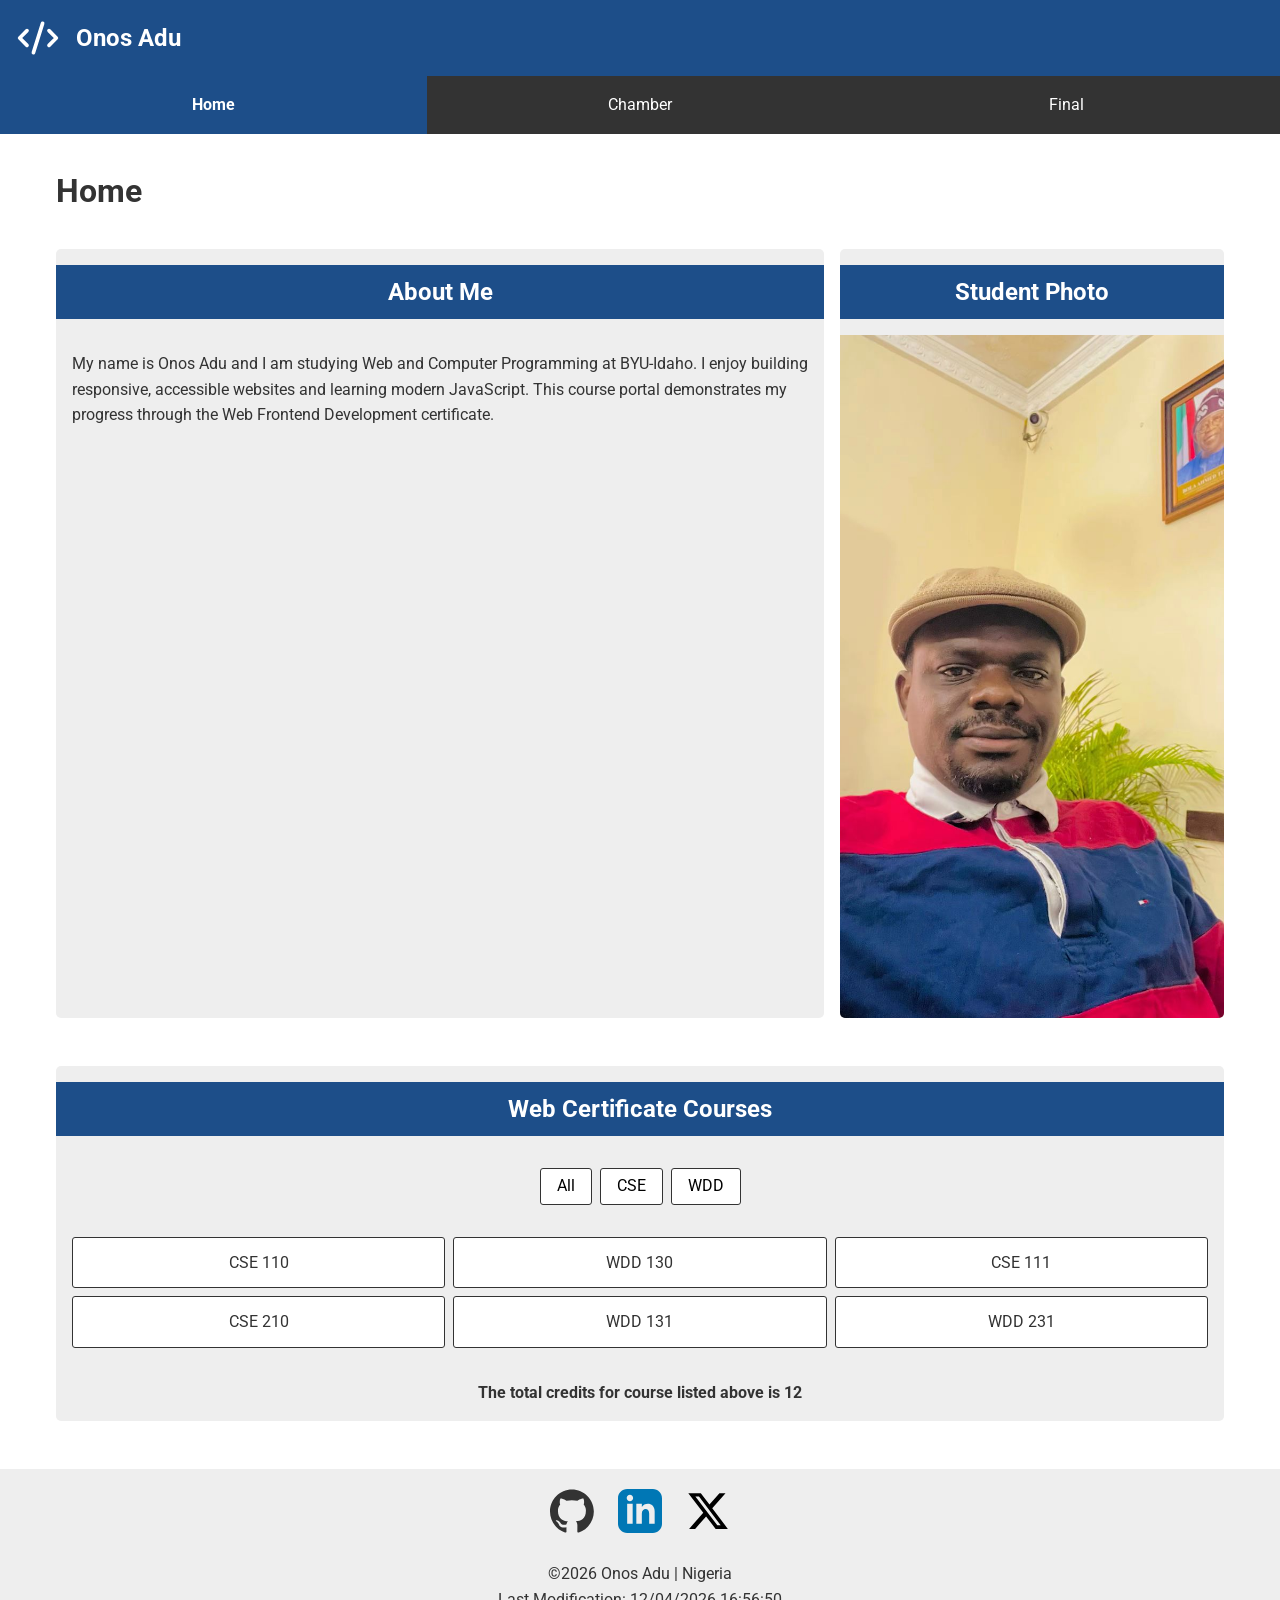
<file: index.html>
<!DOCTYPE html>
<html lang="en-US">
<head>
    <meta charset="UTF-8">
    <meta name="viewport" content="width=device-width, initial-scale=1.0">
    <title>WDD 231 - Web Frontend Development I - Onos Adu</title>
    <meta name="description" content="WDD 231 Course Home Page for Your Name. Web Frontend Development I assignment portal with course list and project links.">
    <meta name="author" content="Onos Adu">
    
    <link rel="preconnect" href="https://fonts.googleapis.com">
    <link rel="preconnect" href="https://fonts.gstatic.com" crossorigin>
    <link href="https://fonts.googleapis.com/css2?family=Roboto:wght@400;700&display=swap" rel="stylesheet">
    
    <link rel="stylesheet" href="styles/normalize.css">
    <link rel="stylesheet" href="styles/small.css">
    <link rel="stylesheet" href="styles/larger.css">
    
    <script src="scripts/navigation.js" defer></script>
    <script src="scripts/date.js" defer></script>
    <script src="scripts/course.js" defer></script>
</head>
<body>
    <header>
        <img src="images/logo.svg" alt="Site Logo" width="44" height="44">
        <span>Onos Adu</span>
        <button id="menu" aria-label="Toggle Navigation Menu"></button>
    </header>
    
    <nav class="navigation">
        <a href="index.html" class="active">Home</a>
        <a href="#">Chamber</a>
        <a href="#">Final</a>
    </nav>
    
    <main>
        <h1>Home</h1>
        
        <section class="about">
            <h2>About Me</h2>
            <p>My name is Onos Adu and I am studying Web and Computer Programming at BYU-Idaho. I enjoy building responsive, accessible websites and learning modern JavaScript. This course portal demonstrates my progress through the Web Frontend Development certificate.</p>
        </section>
        
        <section class="photo">
            <h2>Student Photo</h2>
            <img src="images/profile.jpg" alt="onos adu" width="200" height="250" loading="lazy">
        </section>
        
        <section class="courses">
            <h2>Web Certificate Courses</h2>
            <div class="course-filters">
                <button id="all">All</button>
                <button id="cse">CSE</button>
                <button id="wdd">WDD</button>
            </div>
            <div id="courseList"></div>
            <p id="totalCredits"></p>
        </section>
    </main>
    
    <footer>
        <div class="social">
            <a href="https://github.com/onosmister-ux" target="_blank"><img src="images/github.svg" alt="GitHub" width="44" height="44"></a>
            <a href="https://linkedin.com/in" target="_blank"><img src="images/linkedin.svg" alt="LinkedIn" width="44" height="44"></a>
            <a href="https://x.com" target="_blank"><img src="images/twitter.svg" alt="X" width="44" height="44"></a>
        </div>
        <p>&copy;<span id="currentyear"></span> Onos Adu | Nigeria</p>
        <p id="lastModified"></p>
    </footer>
</body>
</html>
</file>
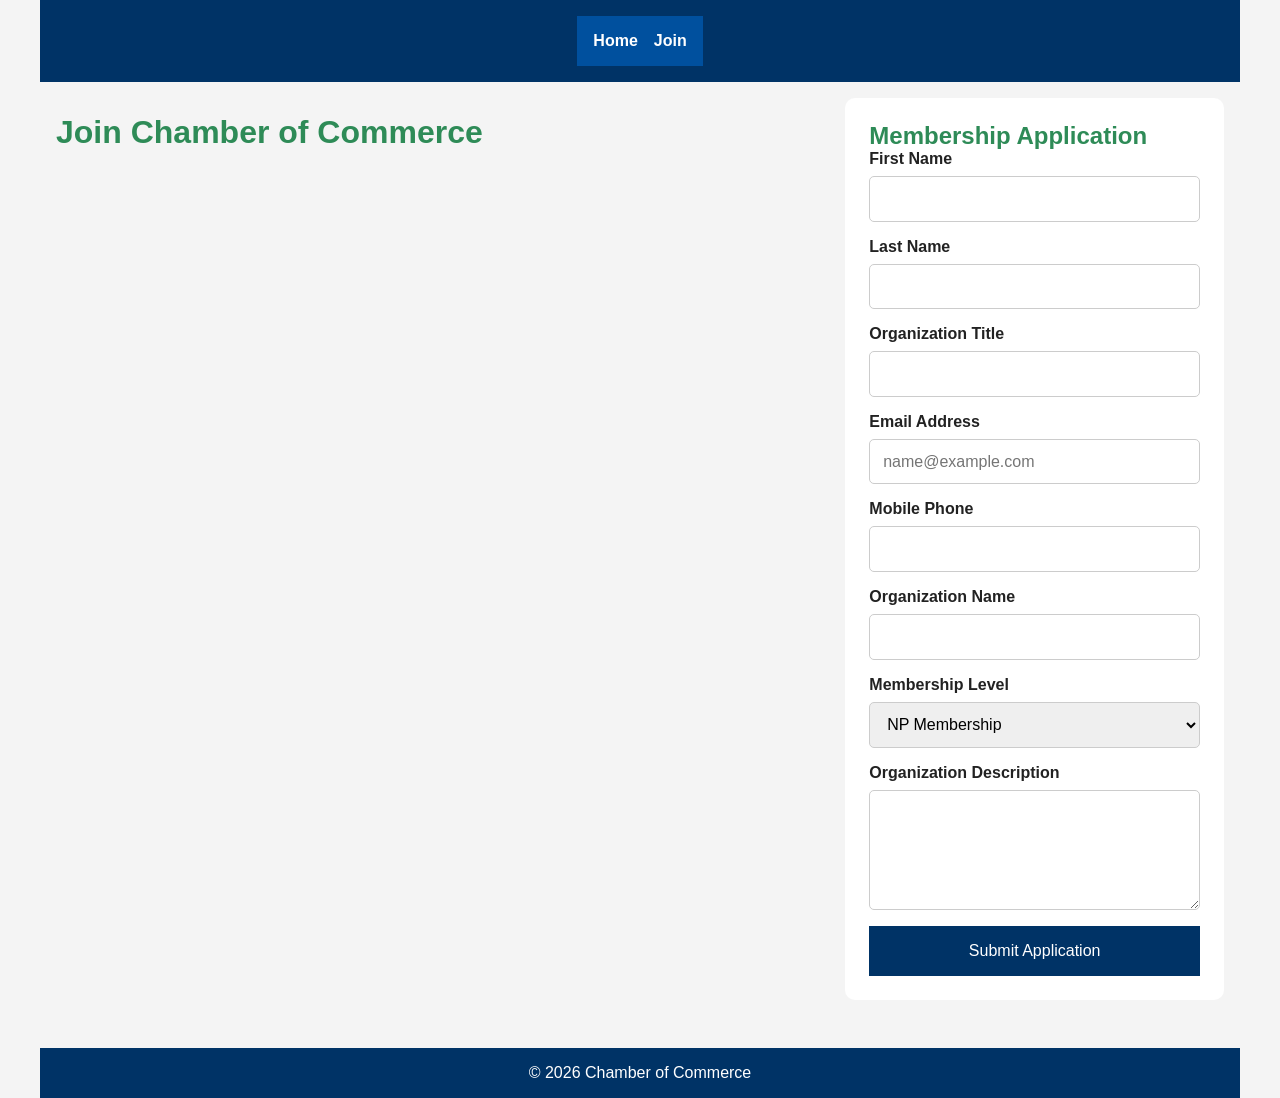
<file: chamber/join.html>
<!DOCTYPE html>
<html lang="en">
<head>
  <meta charset="UTF-8">
  <meta name="viewport" content="width=device-width, initial-scale=1.0">

  <title>Join Chamber of Commerce</title>

  <meta name="description" content="Join the Chamber of Commerce to grow your business and access networking opportunities.">
  <meta name="author" content="Onos Adu">

  <meta property="og:title" content="Join Chamber of Commerce">
  <meta property="og:description" content="Apply to join the Chamber of Commerce and grow your business through networking and events.">
  <meta property="og:image" content="images/chamber-preview.jpg">
  <meta property="og:url" content="https://onosmister-ux.github.io/wdd231/chamber/join.html">

  <link rel="icon" href="images/favicon.ico">

  <link rel="preconnect" href="https://fonts.googleapis.com">
  <link rel="preconnect" href="https://fonts.gstatic.com" crossorigin>
  <link href="https://fonts.googleapis.com/css2?family=Roboto:wght@400;700&display=swap" rel="stylesheet">

  <link rel="stylesheet" href="styles/base.css">
  <link rel="stylesheet" href="styles/join.css">

  <script defer src="scripts/join.js"></script>
</head>

<body>

<header>
  <nav>
    <a href="index.html">Home</a>
    <a href="join.html">Join</a>
  </nav>
</header>

<main class="join-page">

  <h1>Join Chamber of Commerce</h1>

  <section class="form-section">

    <h2>Membership Application</h2>

    <form method="get" action="thankyou.html">

      <label>
        First Name
        <input type="text" name="firstname" required autocomplete="given-name" title="First Name">
      </label>

      <label>
        Last Name
        <input type="text" name="lastname" required autocomplete="family-name" title="Last Name">
      </label>

      <label>
        Organization Title
        <input type="text" name="orgtitle" pattern="[A-Za-z\-\s]{7,}" autocomplete="organization-title" title="Organization Title (min 7 characters)">
      </label>

      <label>
        Email Address
        <input type="email" name="email" required autocomplete="email" placeholder="name@example.com" title="Email Address">
      </label>

      <label>
        Mobile Phone
        <input type="tel" name="phone" required autocomplete="tel" title="Mobile Phone">
      </label>

      <label>
        Organization Name
        <input type="text" name="business" required autocomplete="organization" title="Organization Name">
      </label>

      <label>
        Membership Level
        <select name="membership" title="Membership Level">
          <option value="np">NP Membership</option>
          <option value="bronze">Bronze</option>
          <option value="silver">Silver</option>
          <option value="gold">Gold</option>
        </select>
      </label>

      <label>
        Organization Description
        <textarea name="description" title="Organization Description"></textarea>
      </label>

      <input type="hidden" id="timestamp" name="timestamp">

      <button type="submit" class="submit-btn">Submit Application</button>

    </form>

  </section>

</main>

<footer>
  <p>&copy; 2026 Chamber of Commerce</p>
</footer>

</body>
</html>
</file>
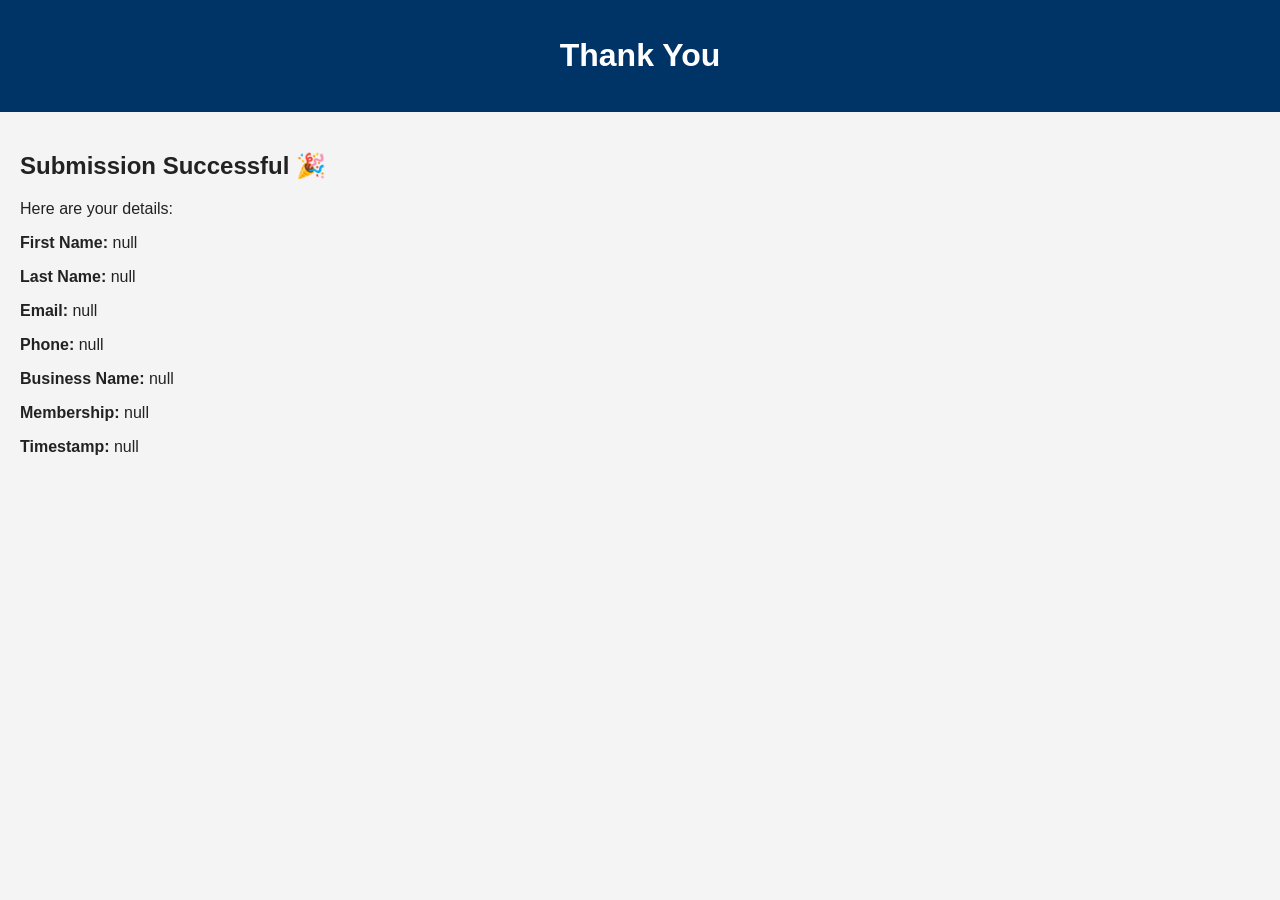
<file: chamber/thankyou.html>
<!DOCTYPE html>
<html lang="en">
<head>
  <meta charset="UTF-8">
  <meta name="viewport" content="width=device-width, initial-scale=1.0">
  <title>Thank You</title>

  <link rel="stylesheet" href="styles/join.css">
</head>

<body>

<header>
  <h1>Thank You</h1>
</header>

<main style="padding:20px">

  <h2>Submission Successful 🎉</h2>

  <p>Here are your details:</p>

  <div id="results"></div>

</main>

<script>
  const params = new URLSearchParams(window.location.search);

  document.getElementById("results").innerHTML = `
    <p><strong>First Name:</strong> ${params.get("firstname")}</p>
    <p><strong>Last Name:</strong> ${params.get("lastname")}</p>
    <p><strong>Email:</strong> ${params.get("email")}</p>
    <p><strong>Phone:</strong> ${params.get("phone")}</p>
    <p><strong>Business Name:</strong> ${params.get("business")}</p>
    <p><strong>Membership:</strong> ${params.get("membership")}</p>
    <p><strong>Timestamp:</strong> ${params.get("timestamp")}</p>
  `;
</script>

</body>
</html>
</file>
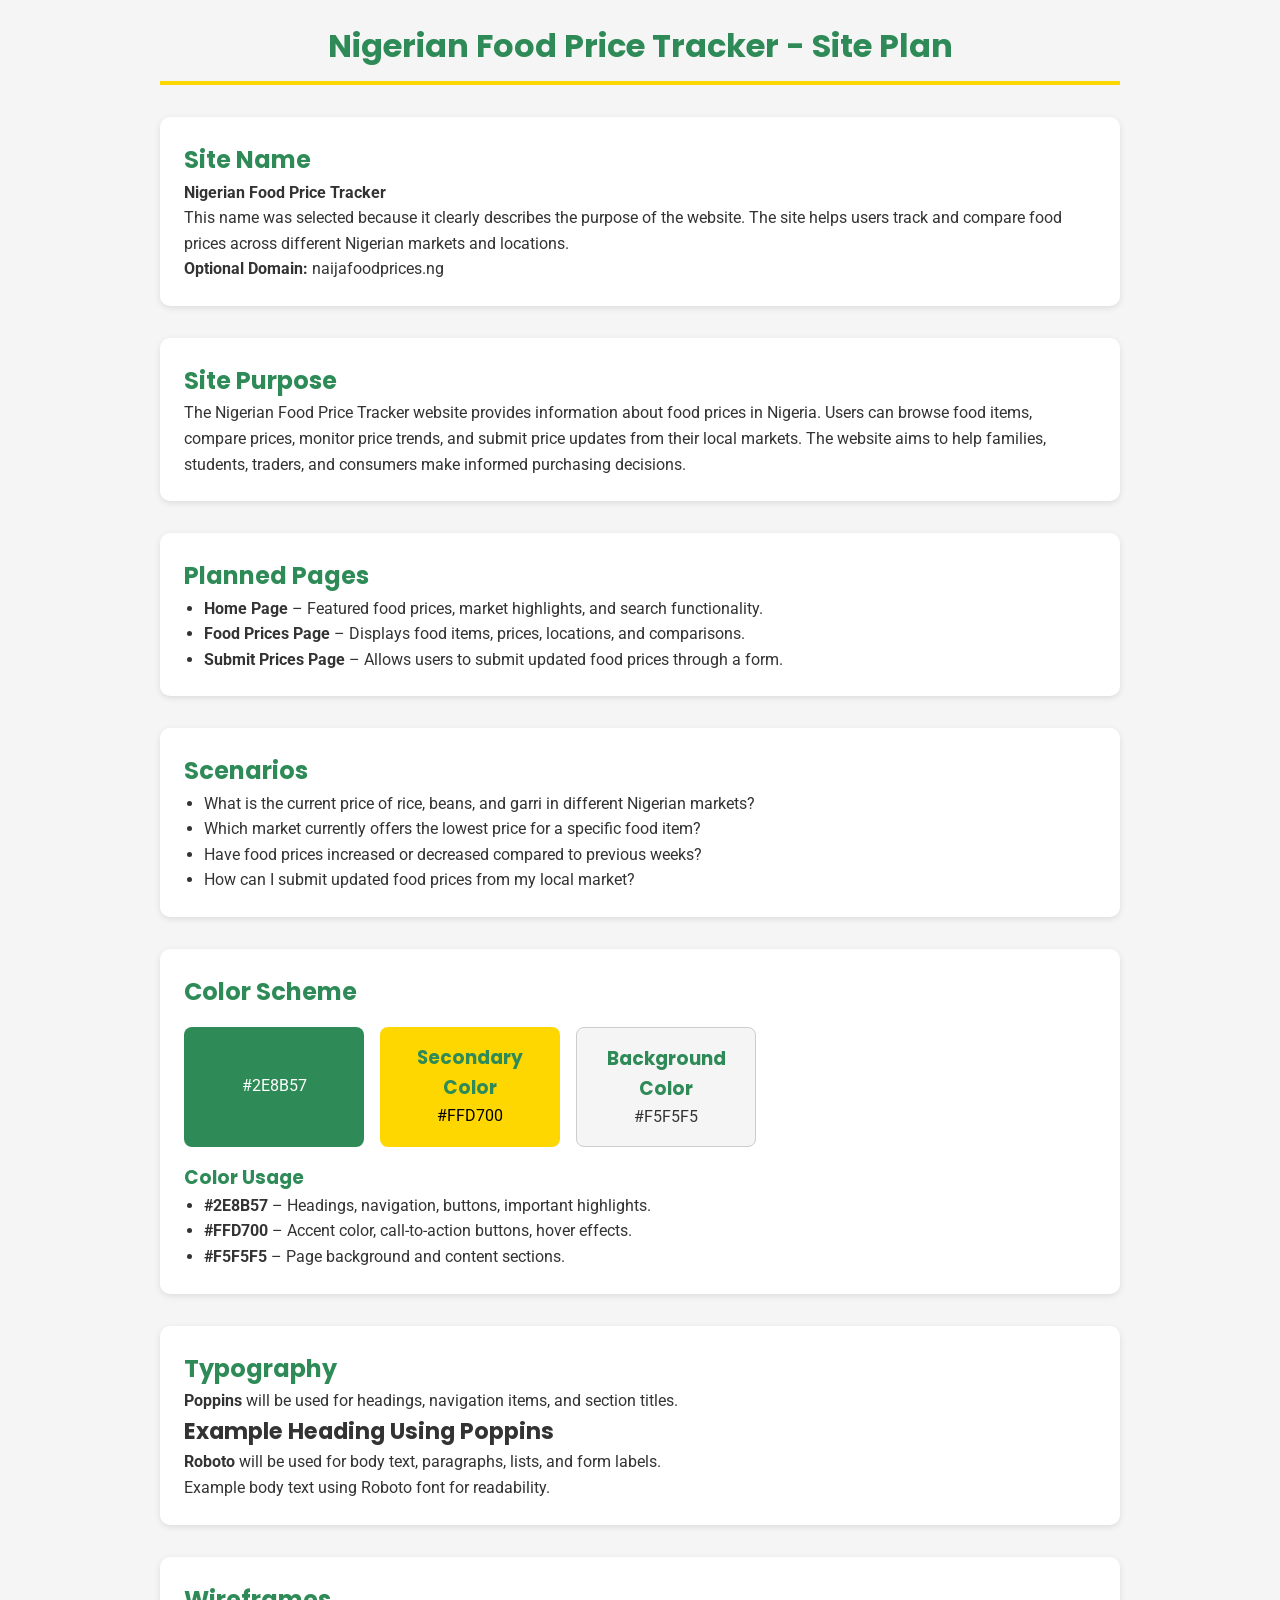
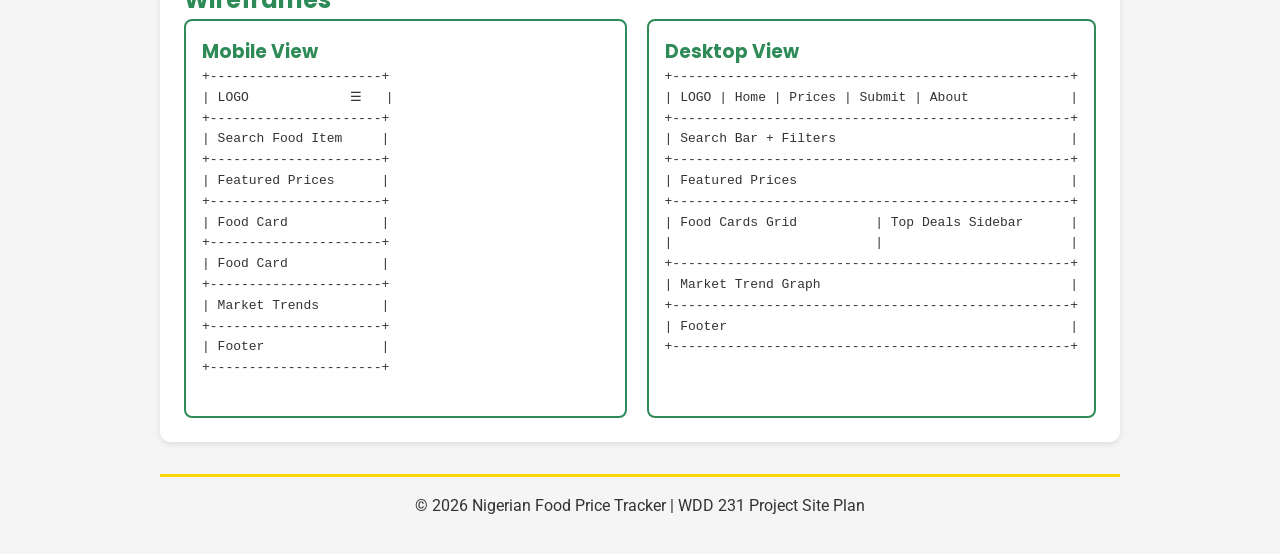
<file: project/site-plan.html>
<!DOCTYPE html>
<html lang="en">
<head>
    <meta charset="UTF-8">
    <meta name="viewport" content="width=device-width, initial-scale=1.0">
    <title>Nigerian Food Price Tracker Site Plan</title>
    <meta name="description" content="Site Plan for the Nigerian Food Price Tracker website project.">
    <meta name="author" content="Onos Adu">
    <link rel="stylesheet" href="styles/site-plan.css">
    <link rel="preconnect" href="https://fonts.googleapis.com">
    <link rel="preconnect" href="https://fonts.gstatic.com" crossorigin>
    <link href="https://fonts.googleapis.com/css2?family=Poppins:wght@400;600;700&family=Roboto:wght@400;500&display=swap" rel="stylesheet">
</head>
<body>
    <header>
        <h1>Nigerian Food Price Tracker - Site Plan</h1>
    </header>
    <main>
        <section>
            <h2>Site Name</h2>
            <p><strong>Nigerian Food Price Tracker</strong></p>
            <p>
                This name was selected because it clearly describes the purpose
                of the website. The site helps users track and compare food prices
                across different Nigerian markets and locations.
            </p>
            <p><strong>Optional Domain: </strong>naijafoodprices.ng</p>
        </section>

        <section>
            <h2>Site Purpose</h2>
            <p>
                The Nigerian Food Price Tracker website provides information about
                food prices in Nigeria. Users can browse food items, compare prices,
                monitor price trends, and submit price updates from their local
                markets. The website aims to help families, students, traders,
                and consumers make informed purchasing decisions.
            </p>
        </section>

        <section>
            <h2>Planned Pages</h2>
            <ul>
                <li><strong>Home Page</strong> – Featured food prices, market highlights, and search functionality.</li>
                <li><strong>Food Prices Page</strong> – Displays food items, prices, locations, and comparisons.</li>
                <li><strong>Submit Prices Page</strong> – Allows users to submit updated food prices through a form.</li>
            </ul>
        </section>

        <section>
            <h2>Scenarios</h2>
            <ul>
                <li>What is the current price of rice, beans, and garri in different Nigerian markets?</li>
                <li>Which market currently offers the lowest price for a specific food item?</li>
                <li>Have food prices increased or decreased compared to previous weeks?</li>
                <li>How can I submit updated food prices from my local market?</li>
            </ul>
        </section>

        <section>
            <h2>Color Scheme</h2>
            <div class="color-grid">
                <div class="color-card green">
                    <h3>Primary Color</h3>
                    <p>#2E8B57</p>
                </div>
                <div class="color-card gold">
                    <h3>Secondary Color</h3>
                    <p>#FFD700</p>
                </div>
                <div class="color-card light">
                    <h3>Background Color</h3>
                    <p>#F5F5F5</p>
                </div>
            </div>
            <h3>Color Usage</h3>
            <ul>
                <li><strong>#2E8B57</strong> – Headings, navigation, buttons, important highlights.</li>
                <li><strong>#FFD700</strong> – Accent color, call-to-action buttons, hover effects.</li>
                <li><strong>#F5F5F5</strong> – Page background and content sections.</li>
            </ul>
        </section>

        <section>
            <h2>Typography</h2>
            <p>
                <strong>Poppins</strong> will be used for headings, navigation items,
                and section titles.
            </p>
            <p class="sample-heading">
                Example Heading Using Poppins
            </p>
            <p>
                <strong>Roboto</strong> will be used for body text, paragraphs,
                lists, and form labels.
            </p>
            <p class="sample-body">
                Example body text using Roboto font for readability.
            </p>
        </section>

        <section>
            <h2>Wireframes</h2>
            <div class="wireframes">
                <div class="wireframe">
                    <h3>Mobile View</h3>
                    <pre>
+----------------------+
| LOGO             ☰   |
+----------------------+
| Search Food Item     |
+----------------------+
| Featured Prices      |
+----------------------+
| Food Card            |
+----------------------+
| Food Card            |
+----------------------+
| Market Trends        |
+----------------------+
| Footer               |
+----------------------+
                    </pre>
                </div>
                <div class="wireframe">
                    <h3>Desktop View</h3>
                    <pre>
+---------------------------------------------------+
| LOGO | Home | Prices | Submit | About             |
+---------------------------------------------------+
| Search Bar + Filters                              |
+---------------------------------------------------+
| Featured Prices                                   |
+---------------------------------------------------+
| Food Cards Grid          | Top Deals Sidebar      |
|                          |                        |
+---------------------------------------------------+
| Market Trend Graph                                |
+---------------------------------------------------+
| Footer                                            |
+---------------------------------------------------+
                    </pre>
                </div>
            </div>
        </section>
    </main>
    <footer>
        <p>&copy; 2026 Nigerian Food Price Tracker | WDD 231 Project Site Plan</p>
    </footer>
</body>
</html>
</file>
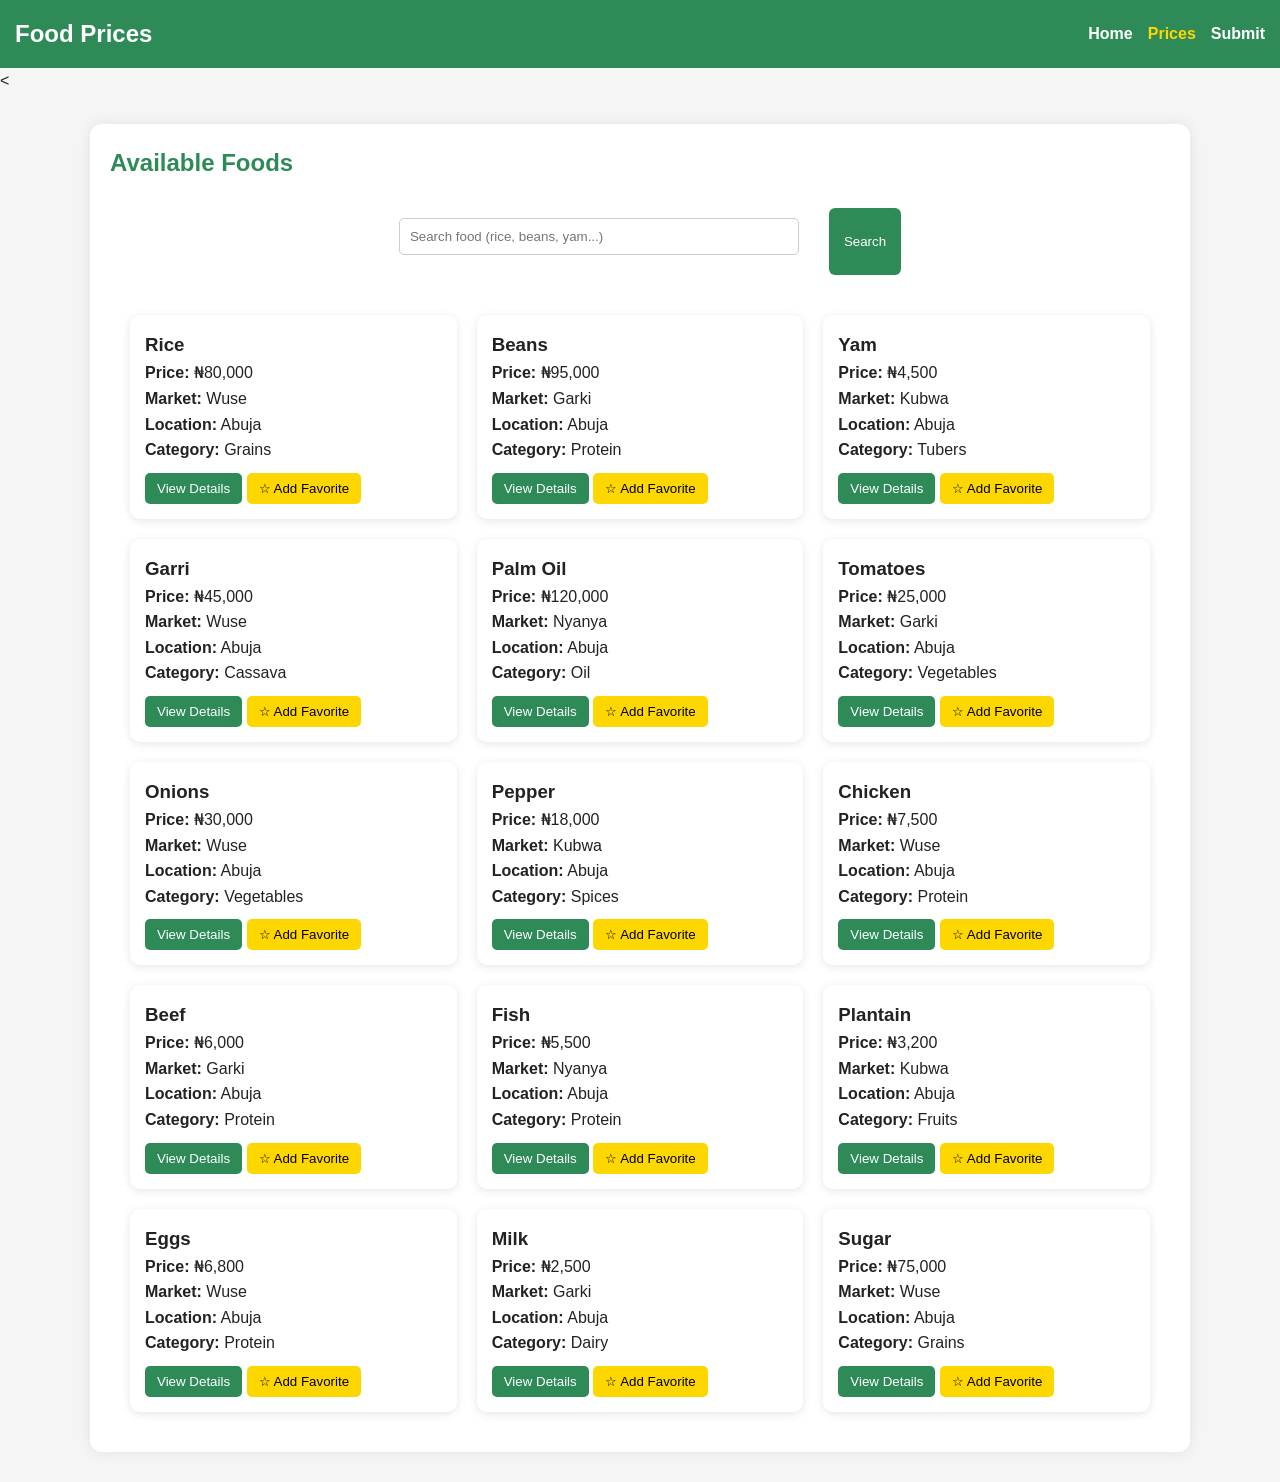
<file: project/final/prices.html>
<!DOCTYPE html>
<html lang="en">
<head>
    <meta charset="UTF-8">
    <meta name="viewport" content="width=device-width, initial-scale=1.0">

    <title>Food Prices</title>

    <link rel="stylesheet" href="css/styles.css">
</head>

<body>

<header>
    <h1>Food Prices</h1>
    <button id="menu-button">☰</button>

    <nav>
        <ul id="nav-links">
            <li><a href="index.html">Home</a></li>
            <li><a href="prices.html" class="active">Prices</a></li>
            <li><a href="submit.html">Submit</a></li>
        </ul>
    </nav>
</header>

<<main class="page-container">

    <h2>Available Foods</h2>

    <!-- SEARCH BAR + BUTTON -->
    <div class="search-box">
        <input 
            type="text" 
            id="searchInput" 
            placeholder="Search food (rice, beans, yam...)"
        />
        <button id="searchBtn">Search</button>
    </div>

    <!-- FOOD CONTAINER -->
    <div id="food-container"></div>

</main>
<!-- MODAL -->
<div id="modal" class="modal hidden">
    <div class="modal-content">
        <span id="close-modal" class="close">&times;</span>
        <div id="modal-body"></div>
    </div>
</div>

<script type="module" src="js/prices.js"></script>

</body>
</html>
</file>
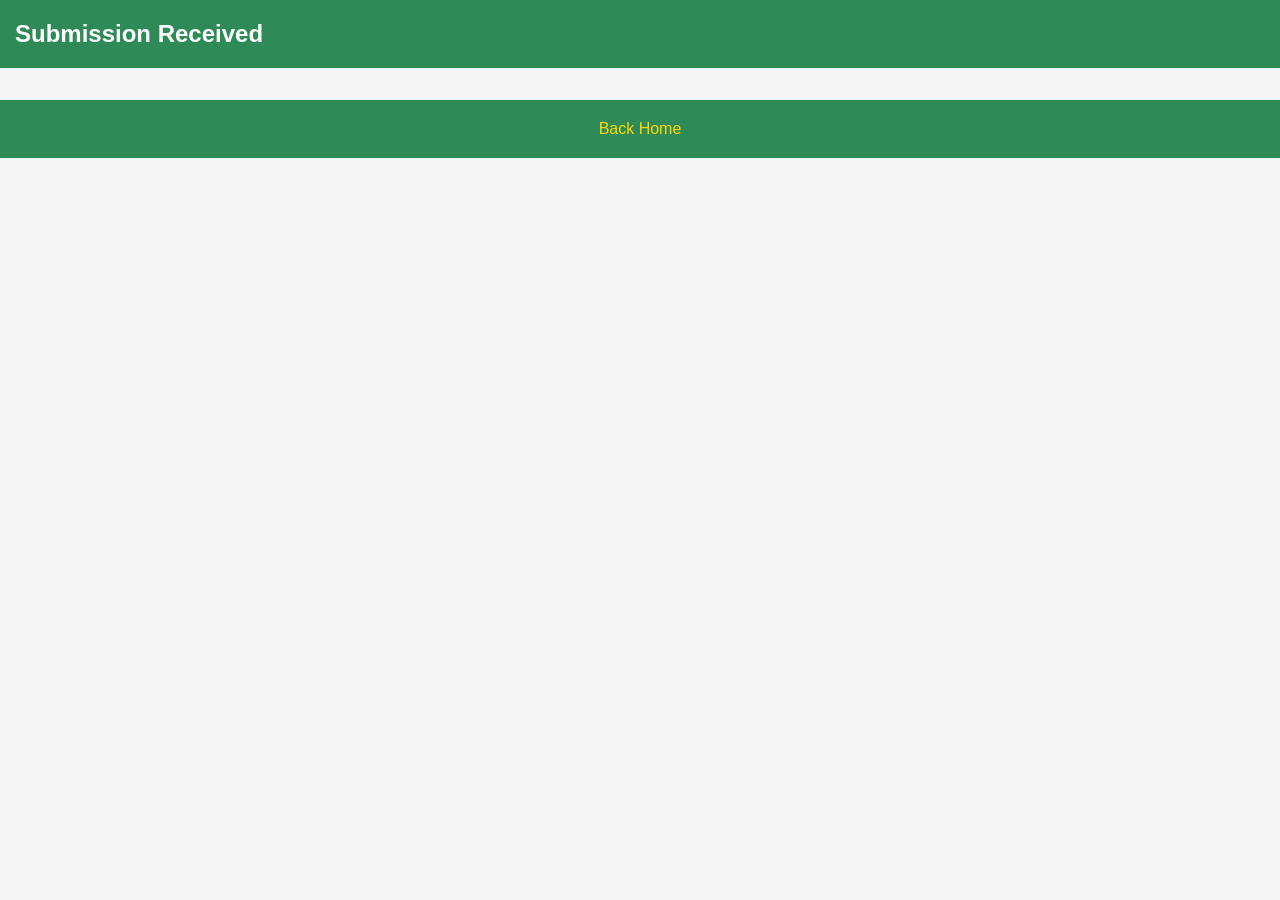
<file: project/final/result.html>
<!DOCTYPE html>
<html lang="en">
<head>
    <meta charset="UTF-8">
    <meta name="viewport" content="width=device-width, initial-scale=1.0">
    <title>Submission Result</title>

    <link rel="stylesheet" href="css/styles.css">
</head>

<body>

<header>
    <h1>Submission Received</h1>
</header>

<main>

    <div id="result"></div>

</main>

<footer>
    <a href="index.html">Back Home</a>
</footer>

<script>
    const params = new URLSearchParams(window.location.search);

    const resultDiv = document.querySelector("#result");

    const name = params.get("name");
    const price = params.get("price");
    const market = params.get("market");
    const location = params.get("location");
    const category = params.get("category");

    resultDiv.innerHTML = `
        <h2>Food Submitted Successfully</h2>
        <p><strong>Name:</strong> ${name}</p>
        <p><strong>Price:</strong> ${price}</p>
        <p><strong>Market:</strong> ${market}</p>
        <p><strong>Location:</strong> ${location}</p>
        <p><strong>Category:</strong> ${category}</p>
    `;
</script>

</body>
</html>
</file>
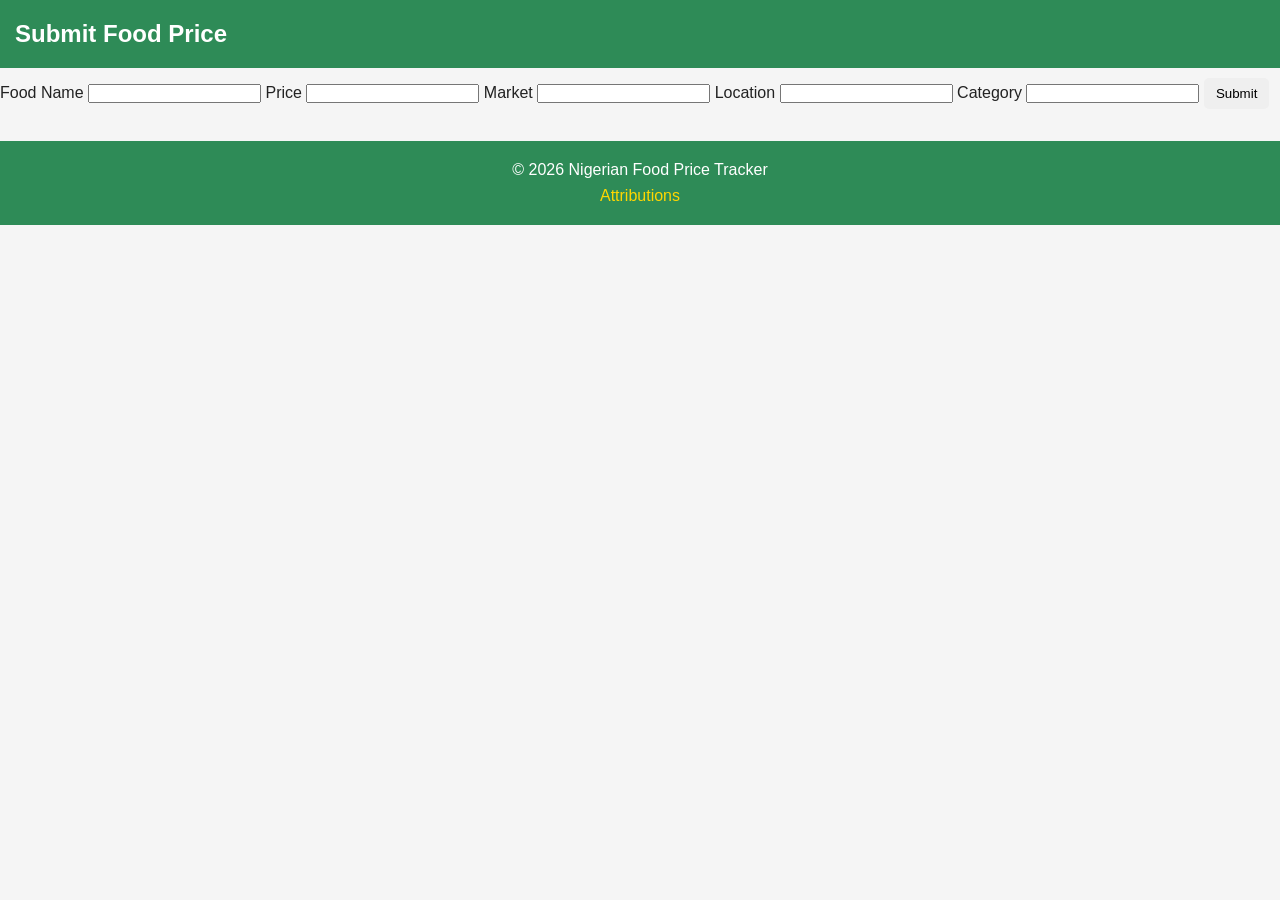
<file: project/final/submit.html>
<!DOCTYPE html>
<html lang="en">
<head>
    <meta charset="UTF-8">
    <meta name="viewport" content="width=device-width, initial-scale=1.0">
    <title>Submit Food Price</title>

    <link rel="stylesheet" href="css/styles.css">
</head>

<body>

<header>
    <h1>Submit Food Price</h1>
</header>

<main>

    <form action="result.html" method="GET">

        <label for="name">Food Name</label>
        <input type="text" id="name" name="name" required>

        <label for="price">Price</label>
        <input type="text" id="price" name="price" required>

        <label for="market">Market</label>
        <input type="text" id="market" name="market" required>

        <label for="location">Location</label>
        <input type="text" id="location" name="location" required>

        <label for="category">Category</label>
        <input type="text" id="category" name="category" required>

        <button type="submit">Submit</button>

    </form>

</main>

<footer>
    <p>&copy; 2026 Nigerian Food Price Tracker</p>
    <a href="attributions.html">Attributions</a>
</footer>

</body>
</html>
</file>
<file: styles/small.css>
:root {
    --primary-color: #1d4e89;
    --secondary-color: #f6ae2d;
    --accent1-color: #333;
    --accent2-color: #eee;
    --heading-font: 'Roboto', sans-serif;
    --body-font: 'Roboto', sans-serif;
}

* {
    margin: 0;
    padding: 0;
    box-sizing: border-box;
}

body {
    font-family: var(--body-font);
    line-height: 1.6;
    color: var(--accent1-color);
}

header {
    background-color: var(--primary-color);
    color: white;
    padding: 1rem;
    display: flex;
    align-items: center;
    gap: 1rem;
    position: relative;
}

header span {
    font-size: 1.5rem;
    font-weight: 700;
    font-family: var(--heading-font);
}

#menu {
    font-size: 1.5rem;
    border: 0;
    background: none;
    color: white;
    position: absolute;
    top: 1rem;
    right: 1rem;
    cursor: pointer;
}

#menu::before {
    content: "☰";
}

#menu.open::before {
    content: "✕";
}

.navigation {
    display: none;
    background-color: var(--accent1-color);
}

.navigation.open {
    display: block;
}

.navigation a {
    display: block;
    padding: 1rem;
    text-align: center;
    text-decoration: none;
    color: white;
}

.navigation a:hover {
    background-color: var(--secondary-color);
    color: var(--accent1-color);
    font-weight: 700;
}

.navigation a.active {
    background-color: var(--primary-color);
    font-weight: 700;
}

main {
    padding: 1rem;
    max-width: 1200px;
    margin: 0 auto;
}

h1, h2 {
    font-family: var(--heading-font);
    margin: 1rem 0;
}

h2 {
    background-color: var(--primary-color);
    color: white;
    padding: 0.5rem;
    text-align: center;
}

section {
    margin-bottom: 2rem;
    background-color: var(--accent2-color);
    border-radius: 5px;
    overflow: hidden;
}

section p, section div {
    padding: 1rem;
}

.photo img {
    width: 100%;
    height: auto;
    display: block;
}

.course-filters {
    display: flex;
    justify-content: center;
    gap: 0.5rem;
    padding: 1rem;
}

.course-filters button {
    padding: 0.5rem 1rem;
    border: 1px solid var(--accent1-color);
    background-color: white;
    cursor: pointer;
    border-radius: 3px;
}

.course-filters button:hover {
    background-color: var(--secondary-color);
}

#courseList {
    display: grid;
    gap: 0.5rem;
    padding: 1rem;
}

.course {
    padding: 0.75rem;
    border: 1px solid var(--accent1-color);
    background-color: white;
    text-align: center;
    border-radius: 3px;
}

.course.completed {
    background-color: var(--secondary-color);
    font-weight: 700;
}

#totalCredits {
    text-align: center;
    font-weight: 700;
    padding: 1rem;
}

footer {
    background-color: var(--accent2-color);
    text-align: center;
    padding: 1rem;
}

.social {
    display: flex;
    justify-content: center;
    gap: 1rem;
    margin-bottom: 1rem;
}

.social a {
    display: inline-block;
    padding: 0.25rem;
}
</file>
<file: styles/larger.css>
@media screen and (min-width: 768px) {
    #menu {
        display: none;
    }
    
   .navigation {
        display: flex;
    }
    
   .navigation a {
        flex: 1 1 100%;
    }
    
    main {
        display: grid;
        grid-template-columns: 2fr 1fr;
        gap: 1rem;
    }
    
    h1 {
        grid-column: 1 / 3;
    }
    
   .courses {
        grid-column: 1 / 3;
    }
    
    #courseList {
        grid-template-columns: repeat(3, 1fr);
    }
}
</file>
<file: chamber/styles/base.css>
:root {
    --primary-color: #2E8B57;  /* Green from your site plan */
    --secondary-color: #FFD700; /* Gold from your site plan */
    --accent-color: #D8315B;
    --background-color: #F5F5F5;
    --text-color: #333333;
    --heading-font: 'Poppins', sans-serif;
    --body-font: 'Roboto', sans-serif;
}

* {
    margin: 0;
    padding: 0;
    box-sizing: border-box;
}

body {
    font-family: var(--body-font);
    color: var(--text-color);
    background-color: var(--background-color);
}

header, nav, main, footer {
    max-width: 1200px;
    margin: 0 auto;
}

header {
    background-color: var(--primary-color);
    color: white;
    padding: 1rem;
    display: flex;
    align-items: center;
    gap: 1rem;
    position: relative;
}

header span {
    font-family: var(--heading-font);
    font-size: 1.5rem;
    font-weight: 600;
}

#menu {
    font-size: 1.5rem;
    border: 0;
    background: none;
    color: white;
    position: absolute;
    top: 1rem;
    right: 1rem;
    cursor: pointer;
}

#menu::before {
    content: "☰";
}

#menu.open::before {
    content: "✕";
}

.navigation {
    display: none;
    background-color: var(--text-color);
}

.navigation.open {
    display: block;
}

.navigation a {
    display: block;
    padding: 1rem;
    text-align: center;
    text-decoration: none;
    color: white;
    font-weight: 500;
}

.navigation a:hover {
    background-color: var(--secondary-color);
    color: var(--text-color);
}

.navigation a.active {
    background-color: var(--accent-color);
    font-weight: 700;
}

main {
    padding: 1rem;
}

h1, h2, h3 {
    font-family: var(--heading-font);
    color: var(--primary-color);
}

h1 {
    margin: 1rem 0;
}

footer {
    background-color: var(--primary-color);
    color: white;
    padding: 1.5rem;
    display: flex;
    flex-direction: column;
    gap: 1rem;
    text-align: center;
    margin-top: 2rem;
}

footer a {
    color: var(--secondary-color);
}

@media (min-width: 768px) {
    #menu {
        display: none;
    }
    
    .navigation {
        display: flex;
        justify-content: center;
    }
    
    .navigation a {
        flex: 1 1 auto;
    }
    
    footer {
        flex-direction: row;
        justify-content: space-around;
        text-align: left;
    }
}
</file>
<file: chamber/styles/join.css>
/* GENERAL PAGE STYLING */

body {
  font-family: Arial, sans-serif;
  margin: 0;
  padding: 0;
  background-color: #f4f4f4;
  color: #222;
}

/* HEADER */

header {
  background-color: #003366;
  color: white;
  padding: 1rem;
  text-align: center;
}

/* NAVIGATION */

nav {
  background-color: #00509e;
  display: flex;
  justify-content: center;
  gap: 1rem;
  padding: 1rem;
}

nav a {
  color: white;
  text-decoration: none;
  font-weight: bold;
}

nav a:hover {
  text-decoration: underline;
}

/* MAIN LAYOUT */

.join-page {
  display: grid;
  grid-template-columns: 1fr;
  gap: 2rem;
  padding: 1rem;
}

/* FORM SECTION */

.form-section {
  background: white;
  padding: 1.5rem;
  border-radius: 10px;
}

/* FORM */

form {
  display: flex;
  flex-direction: column;
  gap: 1rem;
}

/* LABELS */

label {
  display: flex;
  flex-direction: column;
  font-weight: bold;
  gap: 0.5rem;
}

/* INPUTS */

input,
select,
textarea {
  padding: 0.8rem;
  border: 1px solid #ccc;
  border-radius: 5px;
  font-size: 1rem;
}

/* TEXTAREA */

textarea {
  min-height: 120px;
  resize: vertical;
}

/* SUBMIT BUTTON */

.submit-btn {
  background-color: #003366;
  color: white;
  border: none;
  cursor: pointer;
  font-size: 1rem;
  padding: 1rem;
}

.submit-btn:hover {
  background-color: #00509e;
}

/* MEMBERSHIP CARDS */

.membership-cards {
  display: grid;
  gap: 1rem;
}

/* CARD */

.card {
  background: white;
  padding: 1.5rem;
  border-radius: 10px;
  text-align: center;

  /* ANIMATION */
  opacity: 0;
  transform: translateY(20px);
  animation: fadeIn 1s forwards;
}

/* CARD ANIMATION DELAYS */

.card:nth-child(1) {
  animation-delay: 0.2s;
}

.card:nth-child(2) {
  animation-delay: 0.4s;
}

.card:nth-child(3) {
  animation-delay: 0.6s;
}

.card:nth-child(4) {
  animation-delay: 0.8s;
}

/* BUTTONS */

.card button {
  background-color: #00509e;
  color: white;
  border: none;
  padding: 0.7rem 1rem;
  border-radius: 5px;
  cursor: pointer;
}

.card button:hover {
  background-color: #003366;
}

/* MODALS */

dialog {
  border: none;
  border-radius: 10px;
  padding: 2rem;
  max-width: 400px;
}

dialog button {
  margin-top: 1rem;
  background-color: #003366;
  color: white;
  border: none;
  padding: 0.7rem 1rem;
  cursor: pointer;
}

/* FOOTER */

footer {
  background-color: #003366;
  color: white;
  text-align: center;
  padding: 1rem;
  margin-top: 2rem;
}

/* ANIMATION KEYFRAMES */

@keyframes fadeIn {
  to {
    opacity: 1;
    transform: translateY(0);
  }
}

/* LARGE SCREEN LAYOUT */

@media screen and (min-width: 768px) {

  .join-page {
    grid-template-columns: 2fr 1fr;
    align-items: start;
  }

}
```
</file>
<file: project/styles/site-plan.css>
:root {
    --primary-color: #2E8B57;
    --secondary-color: #FFD700;
    --background-color: #F5F5F5;
    --text-color: #333333;
}

* {
    margin: 0;
    padding: 0;
    box-sizing: border-box;
}

body {
    font-family: 'Roboto', sans-serif;
    background-color: var(--background-color);
    color: var(--text-color);
    max-width: 1000px;
    margin: 0 auto;
    padding: 20px;
    line-height: 1.6;
}

header {
    text-align: center;
    margin-bottom: 2rem;
}

h1,
h2,
h3 {
    font-family: 'Poppins', sans-serif;
    color: var(--primary-color);
}

h1 {
    border-bottom: 4px solid var(--secondary-color);
    padding-bottom: 10px;
}

section {
    background: white;
    margin-bottom: 2rem;
    padding: 1.5rem;
    border-radius: 10px;
    box-shadow: 0 2px 6px rgba(0, 0, 0, .1);
}

ul {
    margin-left: 20px;
}

.color-grid {
    display: flex;
    gap: 1rem;
    flex-wrap: wrap;
    margin: 1rem 0;
}

.color-card {
    width: 180px;
    padding: 1rem;
    border-radius: 8px;
    text-align: center;
}

.green {
    background: #2E8B57;
    color: white;
}

.gold {
    background: #FFD700;
    color: black;
}

.light {
    background: #F5F5F5;
    border: 1px solid #ccc;
}

.sample-heading {
    font-family: 'Poppins', sans-serif;
    font-size: 1.4rem;
    font-weight: 700;
}

.sample-body {
    font-family: 'Roboto', sans-serif;
}

.wireframes {
    display: grid;
    grid-template-columns: 1fr 1fr;
    gap: 20px;
}

.wireframe {
    border: 2px solid var(--primary-color);
    border-radius: 8px;
    padding: 1rem;
}

pre {
    overflow-x: auto;
    font-family: monospace;
}

footer {
    text-align: center;
    margin-top: 2rem;
    padding: 1rem;
    border-top: 3px solid var(--secondary-color);
}

@media (max-width: 768px) {

    .wireframes {
        grid-template-columns: 1fr;
    }

    .color-grid {
        flex-direction: column;
    }

}
</file>
<file: project/final/css/styles.css>
:root {
    --primary: #2E8B57;
    --secondary: #FFD700;
    --background: #F5F5F5;
    --text: #1a1a1a;
    --white: #ffffff;
}

* {
    margin: 0;
    padding: 0;
    box-sizing: border-box;
}

body {
    font-family: 'Roboto', sans-serif;
    background: var(--background);
    color: var(--text);
    line-height: 1.6;
}h1, h2, h3 {
    font-family: 'Poppins', sans-serif;
}

h1 {
    font-size: 1.5rem;
}

h2 {
    margin-bottom: 1rem;
    color: var(--primary);
}header {
    background: var(--primary);
    color: var(--white);
    display: flex;
    justify-content: space-between;
    align-items: center;
    padding: 1rem;
}

.logo-container {
    display: flex;
    align-items: center;
    gap: 0.5rem;
}

nav ul {
    list-style: none;
    display: flex;
    gap: 1rem;
}

nav a {
    color: var(--white);
    text-decoration: none;
    font-weight: 500;
}

nav a.active,
nav a:hover {
    color: var(--secondary);
}#menu-button {
    display: none;
    font-size: 2rem;
    background: none;
    border: none;
    color: white;
    cursor: pointer;
}

/* Mobile */
@media (max-width: 768px) {

    nav ul {
        display: none;
        flex-direction: column;
        background: var(--primary);
        position: absolute;
        top: 70px;
        right: 0;
        width: 200px;
        padding: 1rem;
    }

    nav ul.show {
        display: flex;
    }

    #menu-button {
        display: block;
    }
}.hero {
    text-align: center;
    padding: 3rem 1rem;
    background: var(--white);
}

.hero h2 {
    font-size: 2rem;
}

.btn {
    display: inline-block;
    margin-top: 1rem;
    background: var(--primary);
    color: var(--white);
    padding: 0.7rem 1.2rem;
    border-radius: 5px;
    text-decoration: none;
}

.btn:hover {
    background: #246b45;
}.search-section {
    text-align: center;
    padding: 2rem;
}

#search {
    width: 80%;
    max-width: 400px;
    padding: 0.7rem;
    border: 1px solid #ccc;
    border-radius: 5px;
}#featured-foods,
#food-container {
    display: grid;
    grid-template-columns: repeat(auto-fit, minmax(200px, 1fr));
    gap: 1rem;
    padding: 1rem;
}

.card {
    background: var(--white);
    padding: 1rem;
    border-radius: 8px;
    box-shadow: 0 2px 5px rgba(0,0,0,0.1);
}footer {
    text-align: center;
    padding: 1rem;
    background: var(--primary);
    color: var(--white);
    margin-top: 2rem;
}

footer a {
    color: var(--secondary);
    text-decoration: none;
}/* MODAL BACKDROP */
.modal {
    position: fixed;
    top: 0;
    left: 0;
    width: 100%;
    height: 100%;
    background: rgba(0,0,0,0.6);
    display: flex;
    justify-content: center;
    align-items: center;
    z-index: 999;
}

/* HIDDEN STATE */
.hidden {
    display: none;
}

/* MODAL BOX */
.modal-content {
    background: white;
    padding: 2rem;
    border-radius: 10px;
    width: 90%;
    max-width: 400px;
    position: relative;
}

/* CLOSE BUTTON */
.close {
    position: absolute;
    top: 10px;
    right: 15px;
    font-size: 2rem;
    cursor: pointer;
}.modal {
    position: fixed;
    top: 0;
    left: 0;
    width: 100%;
    height: 100%;
    background: rgba(0,0,0,0.6);
    display: flex;
    justify-content: center;
    align-items: center;
}

.hidden {
    display: none;
}

.modal-content {
    background: white;
    padding: 20px;
    border-radius: 10px;
    width: 300px;
    position: relative;
}

.close {
    position: absolute;
    top: 10px;
    right: 15px;
    cursor: pointer;
    font-size: 24px;
}/* =========================
   GLOBAL CLEANUP
========================= */

body {
    font-family: Arial, sans-serif;
    margin: 0;
    padding: 0;
    background: #f5f5f5;
    color: #222;
}

/* =========================
   HEADER
========================= */

header {
    background: #2E8B57;
    color: white;
    padding: 15px;
    display: flex;
    justify-content: space-between;
    align-items: center;
}

/* NAV */
nav ul {
    list-style: none;
    display: flex;
    gap: 15px;
}

nav a {
    color: white;
    text-decoration: none;
    font-weight: bold;
}

nav a:hover {
    text-decoration: underline;
}

/* MOBILE MENU */
#menu-button {
    display: none;
    font-size: 24px;
    background: none;
    border: none;
    color: white;
    cursor: pointer;
}

/* =========================
   FOOD GRID
========================= */

#food-container {
    display: grid;
    grid-template-columns: repeat(auto-fit, minmax(250px, 1fr));
    gap: 20px;
    padding: 20px;
}

/* CARD STYLE */
.card {
    background: white;
    padding: 15px;
    border-radius: 10px;
    box-shadow: 0 2px 10px rgba(0,0,0,0.1);
    transition: transform 0.2s ease;
}

.card:hover {
    transform: scale(1.03);
}

/* BUTTONS */
button {
    padding: 8px 12px;
    margin-top: 10px;
    border: none;
    cursor: pointer;
    border-radius: 5px;
}

.view-btn {
    background: #2E8B57;
    color: white;
}

.fav-btn {
    background: #FFD700;
    color: black;
}

/* =========================
   SEARCH BAR
========================= */

#searchInput {
    width: 90%;
    max-width: 400px;
    padding: 10px;
    margin: 20px;
    border: 1px solid #ccc;
    border-radius: 5px;
}

/* =========================
   MODAL
========================= */

.modal {
    position: fixed;
    top: 0;
    left: 0;
    width: 100%;
    height: 100%;
    background: rgba(0,0,0,0.6);
    display: flex;
    justify-content: center;
    align-items: center;
}

.hidden {
    display: none;
}

.modal-content {
    background: white;
    padding: 20px;
    border-radius: 10px;
    width: 90%;
    max-width: 400px;
    position: relative;
}

.close {
    position: absolute;
    top: 10px;
    right: 15px;
    font-size: 24px;
    cursor: pointer;
}

/* =========================
   RESPONSIVE NAV
========================= */

@media (max-width: 768px) {

    nav ul {
        display: none;
        flex-direction: column;
        background: #2E8B57;
        position: absolute;
        top: 60px;
        right: 0;
        width: 200px;
        padding: 10px;
    }

    nav ul.show {
        display: flex;
    }

    #menu-button {
        display: block;
    }
}
/* =========================
   PAGE CONTAINER (CENTERED LAYOUT)
========================= */

.page-container {
    max-width: 1100px;
    margin: 30px auto;
    padding: 20px;
    background: white;
    border-radius: 12px;
    box-shadow: 0 0 15px rgba(0,0,0,0.08);
}

/* =========================
   SEARCH BOX
========================= */

.search-box {
    display: flex;
    gap: 10px;
    justify-content: center;
    margin-bottom: 20px;
}

.search-box input {
    width: 60%;
    padding: 10px;
    border: 1px solid #ccc;
    border-radius: 6px;
}

.search-box button {
    background: #2E8B57;
    color: white;
    padding: 10px 15px;
    border-radius: 6px;
    cursor: pointer;
}

.search-box button:hover {
    background: #256f46;
}
</file>
